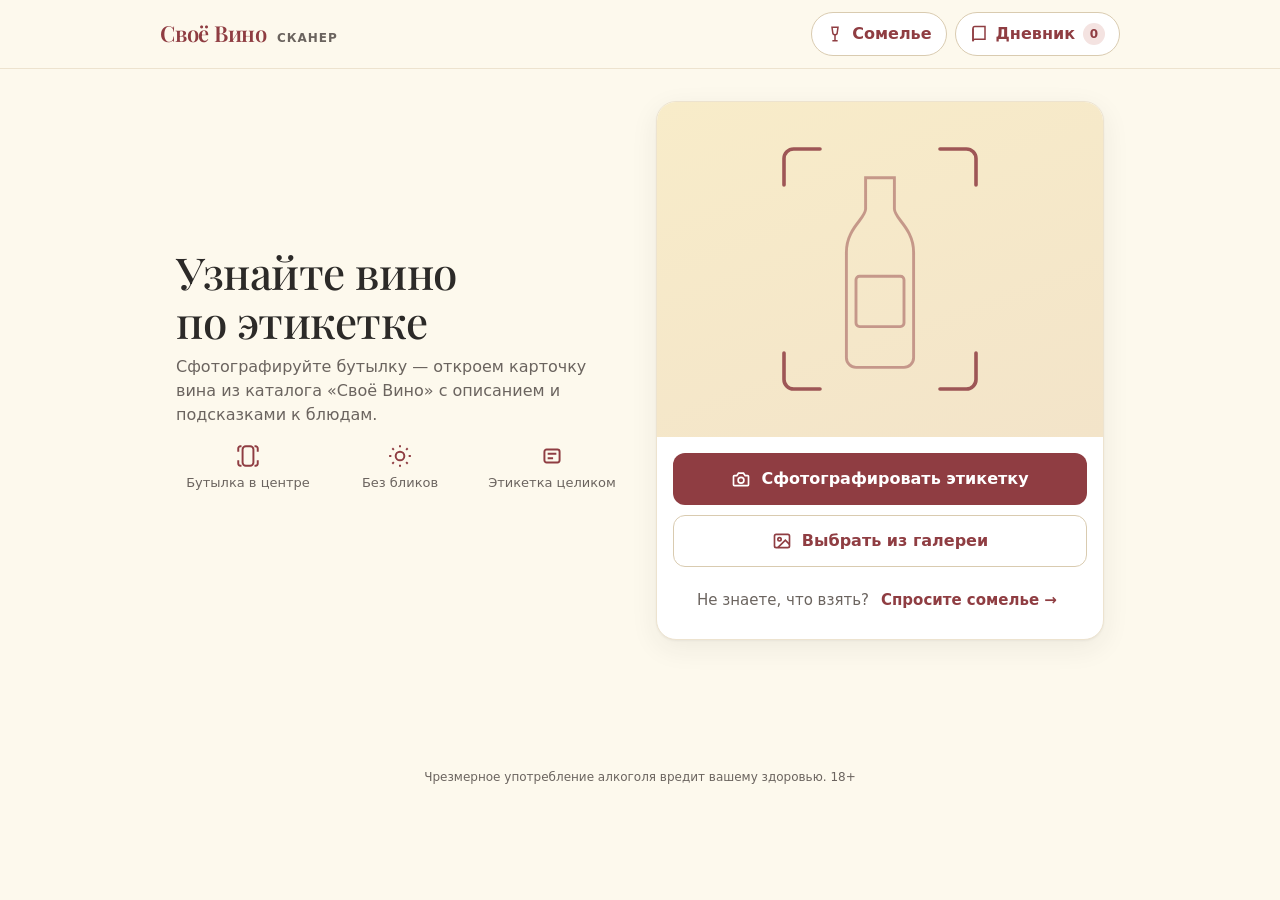
<file: scanner/static/index.html>
<!doctype html>
<html lang="ru">
<head>
  <meta charset="utf-8">
  <meta name="viewport" content="width=device-width, initial-scale=1, viewport-fit=cover">
  <meta name="theme-color" content="#FDF9ED">
  <title>Сканер | Своё Вино</title>
  <link rel="preconnect" href="https://fonts.googleapis.com">
  <link rel="preconnect" href="https://fonts.gstatic.com" crossorigin>
  <link href="https://fonts.googleapis.com/css2?family=Playfair+Display:wght@500;600&display=swap" rel="stylesheet">
  <style>
    /* Palette and type follow vino-svoe.ru: wine #8F3D42, cream #FDF9ED, ink #2C2A28, Playfair Display. */
    :root {
      color-scheme: light;
      --wine: #8F3D42; --wine-dark: #74303A; --wine-soft: #F4E3E1;
      --cream: #FDF9ED; --sand: #F8ECC9; --card: #FFFFFF;
      --ink: #2C2A28; --muted: #6B645F; --line: #EDE3CF; --line-strong: #D9CBB0;
      --ok: #3F6B45; --ok-soft: #E6F0E3; --warn: #8A5A12; --warn-soft: #FBEFD3;
      --radius: 12px; --radius-lg: 20px;
      --shadow: 0 1px 2px rgba(44,42,40,.05), 0 8px 28px rgba(44,42,40,.07);
      --serif: "Playfair Display", Georgia, "Times New Roman", serif;
      --sans: system-ui, -apple-system, "Segoe UI", Roboto, sans-serif;
    }
    * { box-sizing: border-box; }
    html { -webkit-text-size-adjust: 100%; }
    body { margin: 0; background: var(--cream); color: var(--ink); font: 16px/1.5 var(--sans); }
    button, input, textarea { font: inherit; color: inherit; }
    button { cursor: pointer; }
    :focus-visible { outline: 3px solid rgba(143,61,66,.45); outline-offset: 2px; }
    [hidden] { display: none !important; }
    .visually-hidden { position: absolute; width: 1px; height: 1px; overflow: hidden; clip: rect(0 0 0 0); white-space: nowrap; }

    .topbar { position: sticky; top: 0; z-index: 10; display: flex; align-items: center; justify-content: space-between;
      gap: 12px; padding: 12px max(16px, calc((100vw - 960px)/2)); background: rgba(253,249,237,.92);
      backdrop-filter: saturate(1.4) blur(10px); border-bottom: 1px solid var(--line); }
    .brand { display: flex; align-items: baseline; gap: 10px; text-decoration: none; color: var(--ink); background: none; border: 0; padding: 0; }
    .brand-name { font: 600 22px/1 var(--serif); color: var(--wine); letter-spacing: -.01em; }
    .brand-tag { font-size: 12px; font-weight: 600; color: var(--muted); text-transform: uppercase; letter-spacing: .08em; }
    .diary-link { display: inline-flex; align-items: center; gap: 8px; min-height: 44px; padding: 0 14px;
      border: 1px solid var(--line-strong); border-radius: 999px; background: var(--card); font-weight: 600; color: var(--wine); }
    .diary-link[aria-current="page"] { background: var(--wine); border-color: var(--wine); color: #fff; }
    .count { min-width: 22px; height: 22px; padding: 0 6px; border-radius: 999px; background: var(--wine-soft);
      color: var(--wine); font-size: 12px; display: inline-grid; place-items: center; }
    .diary-link[aria-current="page"] .count { background: rgba(255,255,255,.2); color: #fff; }

    main { max-width: 960px; margin: 0 auto; padding: 20px 16px 110px; }
    h1, h2, h3 { font-family: var(--serif); font-weight: 500; letter-spacing: -.01em; margin: 0; color: var(--ink); }
    h1 { font-size: clamp(30px, 7vw, 44px); line-height: 1.1; }
    h2 { font-size: clamp(26px, 5.5vw, 34px); line-height: 1.15; }
    h3 { font-size: 21px; line-height: 1.25; margin-bottom: 10px; }
    p { margin: 0; }
    .lead { color: var(--muted); margin-top: 10px; max-width: 46ch; }
    .card { background: var(--card); border: 1px solid var(--line); border-radius: var(--radius-lg); box-shadow: var(--shadow); }
    .section { padding: 20px; }
    .section + .section { border-top: 1px solid var(--line); }

    .btn { display: inline-flex; align-items: center; justify-content: center; gap: 10px; min-height: 52px; padding: 0 22px;
      border-radius: var(--radius); border: 1px solid transparent; font-weight: 650; text-decoration: none; transition: background .15s, border-color .15s; }
    .btn-primary { background: var(--wine); color: #fff; }
    .btn-primary:hover { background: var(--wine-dark); }
    .btn-secondary { background: var(--card); border-color: var(--line-strong); color: var(--wine); }
    .btn-secondary:hover { border-color: var(--wine); }
    .btn-ghost { background: none; border: 0; color: var(--wine); padding: 0 6px; min-height: 44px; font-weight: 600; }
    .btn svg { flex: none; }

    /* Scan screen */
    .intro { margin: 8px 0 20px; }
    .capture { overflow: hidden; }
    .viewfinder { position: relative; aspect-ratio: 4 / 3; background: linear-gradient(160deg, #F8ECC9 0%, #F3E4C9 100%);
      display: grid; place-items: center; overflow: hidden; }
    .viewfinder svg.frame { width: min(62%, 240px); height: auto; color: var(--wine); opacity: .85; }
    .viewfinder img { position: absolute; inset: 0; width: 100%; height: 100%; object-fit: cover; }
    .scanline { position: absolute; left: 8%; right: 8%; height: 3px; border-radius: 3px; top: 10%;
      background: linear-gradient(90deg, transparent, #fff, transparent); box-shadow: 0 0 18px 4px rgba(255,255,255,.7);
      animation: scan 1.6s ease-in-out infinite alternate; }
    @keyframes scan { to { top: 88%; } }
    .scan-veil { position: absolute; inset: 0; background: rgba(44,42,40,.28); }
    .scan-label { position: absolute; left: 50%; bottom: 16px; transform: translateX(-50%); white-space: nowrap;
      background: rgba(44,42,40,.78); color: #fff; font-size: 14px; font-weight: 600; padding: 8px 14px; border-radius: 999px; }
    .capture-actions { display: grid; gap: 10px; padding: 16px; }
    .capture-actions input { position: absolute; opacity: 0; width: 1px; height: 1px; }
    .tips { list-style: none; display: grid; grid-template-columns: repeat(3, 1fr); gap: 8px; margin: 16px 0 0; padding: 0; }
    .tips li { display: grid; justify-items: center; text-align: center; gap: 6px; font-size: 13px; line-height: 1.3; color: var(--muted); }
    .tips svg { color: var(--wine); }
    .status { margin: 14px 2px 0; color: var(--muted); }
    .status:empty { display: none; }
    .status.error { color: #9B2335; background: #FBE9EA; border-radius: var(--radius); padding: 12px 14px; }

    /* Result */
    .result-head { display: flex; align-items: center; justify-content: space-between; margin: -8px 0 8px; }
    .wine-card { overflow: hidden; }
    .wine-top { display: grid; gap: 0; }
    .bottle { background: #fff; border-bottom: 1px solid var(--line); display: grid; place-items: center; padding: 20px; min-height: 280px; }
    .bottle img { max-width: 100%; max-height: 320px; object-fit: contain; }
    /* The shopper's own photo next to the catalogue bottle, to compare labels at a glance. */
    .bottle { position: relative; }
    .your-photo { position: absolute; left: 12px; bottom: 12px; width: 96px; margin: 0; padding: 4px 4px 2px; background: #fff;
      border: 1px solid var(--line); border-radius: 10px; box-shadow: var(--shadow); cursor: zoom-in; transition: width .2s; }
    .your-photo img { display: block; width: 100%; height: 96px; max-height: none; object-fit: cover; border-radius: 7px; }
    .your-photo.big { width: calc(100% - 24px); cursor: zoom-out; z-index: 2; }
    .your-photo.big img { height: auto; max-height: 360px; object-fit: contain; }
    .your-photo figcaption { font-size: 11px; color: var(--muted); text-align: center; padding: 3px 0 1px; }
    .wine-info { padding: 20px; }
    .match { display: inline-flex; align-items: center; gap: 8px; font-size: 14px; font-weight: 650; padding: 6px 12px; border-radius: 999px;
      background: var(--ok-soft); color: var(--ok); margin-bottom: 12px; }
    .match.unsure { background: var(--warn-soft); color: var(--warn); }
    .match .dot { width: 8px; height: 8px; border-radius: 50%; background: currentColor; }
    .winery { color: var(--muted); font-weight: 600; margin-top: 6px; }
    .facts { display: grid; grid-template-columns: 1fr 1fr; gap: 1px; background: var(--line); border: 1px solid var(--line);
      border-radius: var(--radius); overflow: hidden; margin: 18px 0; }
    .fact { background: var(--card); padding: 12px 14px; }
    .fact.wide { grid-column: 1 / -1; }
    .fact small { display: block; color: var(--muted); font-size: 13px; margin-bottom: 2px; }
    .fact strong { font-weight: 600; }
    .description p + p { margin-top: 10px; }
    .description .label { font-weight: 650; }
    .more { margin-top: 6px; }
    .notice svg { flex: none; margin-top: 1px; }
    .notice { display: flex; gap: 10px; align-items: flex-start; background: var(--warn-soft); color: #5E3E0E;
      border-radius: var(--radius); padding: 12px 14px; margin: 0 0 14px; font-size: 15px; }

    .alts { display: grid; grid-auto-flow: column; grid-auto-columns: 148px; gap: 10px; overflow-x: auto;
      scroll-snap-type: x mandatory; padding: 2px 2px 8px; margin: 0 -2px; }
    .alt { scroll-snap-align: start; display: grid; grid-template-rows: 120px auto; text-align: left; background: var(--card);
      border: 1px solid var(--line); border-radius: var(--radius); padding: 0; overflow: hidden; }
    .alt[aria-pressed="true"] { border-color: var(--wine); box-shadow: 0 0 0 2px var(--wine) inset; }
    .alt .thumb { background: #fff; border-bottom: 1px solid var(--line); display: grid; place-items: center; }
    .alt img { max-height: 108px; max-width: 90%; object-fit: contain; }
    .alt .meta { padding: 8px 10px 10px; font-size: 13px; line-height: 1.3; }
    .alt .meta strong { display: block; font-size: 14px; margin-bottom: 2px; }
    .alt .meta span { color: var(--muted); }
    /* When the scanner is unsure, the shopper photo sits right above the alternatives. */
    .compare { display: grid; grid-template-columns: minmax(0, 260px) 1fr; gap: 16px; align-items: center; margin: 0 0 14px;
      background: var(--cream); border: 1px solid var(--line); border-radius: var(--radius); padding: 10px; }
    .compare img { width: 100%; max-height: 300px; object-fit: contain; border-radius: 10px; background: #fff; }
    .compare strong { display: block; font-size: 15px; margin-bottom: 4px; }
    .compare span { color: var(--muted); font-size: 14px; }
    @media (max-width: 560px) { .compare { grid-template-columns: 1fr; } .compare img { max-height: 260px; } }

    .pairings { display: grid; gap: 8px; margin: 12px 0 16px; }
    .pairing { display: grid; grid-template-columns: 36px 1fr; gap: 10px; align-items: start; background: var(--cream);
      border-radius: var(--radius); padding: 12px; }
    .pairing .icon { width: 36px; height: 36px; border-radius: 50%; background: var(--wine-soft); color: var(--wine);
      display: grid; place-items: center; font-weight: 700; }
    .pairing strong { display: block; }
    .pairing span { color: var(--muted); font-size: 14px; }
    .chips { display: flex; flex-wrap: wrap; gap: 8px; margin-top: 8px; }
    .chip { min-height: 40px; padding: 0 14px; border-radius: 999px; border: 1px solid var(--line-strong); background: var(--card);
      color: var(--ink); font-size: 15px; }
    .chip[aria-pressed="true"] { background: var(--wine); border-color: var(--wine); color: #fff; }
    .answer { margin-top: 12px; border-left: 3px solid var(--wine); background: var(--cream); border-radius: 0 var(--radius) var(--radius) 0;
      padding: 12px 14px; }
    .answer strong { color: var(--wine); }
    .muted { color: var(--muted); }

    .stars { display: flex; gap: 4px; margin: 6px 0 12px; }
    .star { width: 44px; height: 44px; border: 0; background: none; padding: 6px; color: var(--line-strong); }
    .star[aria-checked="true"], .star.on { color: #C9962B; }
    textarea { width: 100%; min-height: 84px; border: 1px solid var(--line-strong); border-radius: var(--radius);
      padding: 12px; resize: vertical; background: var(--card); }
    .save-row { display: flex; align-items: center; gap: 12px; margin-top: 12px; flex-wrap: wrap; }
    .saved-ok { color: var(--ok); font-weight: 600; }

    .dock { position: fixed; left: 0; right: 0; bottom: 0; z-index: 9; padding: 12px 16px calc(12px + env(safe-area-inset-bottom));
      background: linear-gradient(180deg, rgba(253,249,237,0) 0%, var(--cream) 30%); }
    .dock .btn { width: 100%; max-width: 560px; margin: 0 auto; display: flex; box-shadow: var(--shadow); }

    /* Diary */
    .diary-list { display: grid; gap: 12px; margin-top: 18px; }
    .entry { display: grid; grid-template-columns: 76px 1fr; gap: 14px; padding: 14px; }
    .entry .thumb { background: #fff; border: 1px solid var(--line); border-radius: 10px; display: grid; place-items: center; height: 104px; }
    .entry img { max-height: 96px; max-width: 90%; object-fit: contain; }
    .entry .thumb.mine { overflow: hidden; }
    .entry .thumb.mine img { width: 100%; height: 100%; max-width: none; max-height: none; object-fit: cover; }
    .entry h3 { font-size: 18px; margin: 0; }
    .entry .note { margin: 6px 0; white-space: pre-wrap; }
    .entry .row { display: flex; gap: 4px; flex-wrap: wrap; align-items: center; margin-top: 6px; }
    .entry .mini-stars { color: #C9962B; letter-spacing: 1px; }
    .empty { text-align: center; padding: 36px 20px; }
    .empty p { color: var(--muted); margin: 8px auto 18px; max-width: 32ch; }

    .nav { display: flex; gap: 8px; }
    .analogs { grid-auto-columns: 172px; }
    .alt .why { display: block; margin-top: 6px; color: var(--ok); font-size: 12px; line-height: 1.35; }
    .ask-somm { margin: 2px 0 0; display: flex; flex-wrap: wrap; align-items: center; justify-content: center; gap: 0 6px; color: var(--muted); font-size: 15px; }
    .somm-cta { margin-top: 16px; width: 100%; }
    .chat { display: grid; gap: 10px; margin-top: 18px; }
    .bubble { max-width: 88%; padding: 12px 14px; border-radius: 18px 18px 18px 6px; background: var(--card);
      border: 1px solid var(--line); box-shadow: var(--shadow); }
    .bubble.me { justify-self: end; background: var(--wine); color: #fff; border: 0; border-radius: 18px 18px 6px 18px; box-shadow: none; }
    #answers { margin: 14px 0 4px; }
    .picks { display: grid; gap: 12px; margin-top: 14px; }
    .pick { display: grid; grid-template-columns: 84px 1fr; gap: 14px; padding: 14px; text-align: left; color: var(--ink); width: 100%; }
    .pick .thumb { background: #fff; border: 1px solid var(--line); border-radius: 10px; display: grid; place-items: center; height: 116px; }
    .pick img { max-height: 106px; max-width: 90%; object-fit: contain; }
    .pick h3 { font-size: 18px; margin: 0 0 2px; }
    .tags { display: flex; flex-wrap: wrap; gap: 6px; margin-top: 8px; }
    .tag { font-size: 12px; line-height: 1.3; background: var(--ok-soft); color: var(--ok); border-radius: 999px; padding: 4px 10px; }
    @media (max-width: 420px) { .brand-tag, .nav-label { display: none; } .diary-link { padding: 0 12px; } }
    footer { text-align: center; font-size: 12px; color: var(--muted); padding: 18px 16px 90px; }

    @media (min-width: 760px) {
      main { padding-top: 32px; }
      .scan-layout { display: grid; grid-template-columns: 1fr 1fr; gap: 32px; align-items: center; }
      .intro { margin: 0; }
      .wine-top { grid-template-columns: 300px 1fr; }
      .bottle { min-height: 100%; }
      .dock { display: none; }
      footer { padding-bottom: 24px; }
    }
    @media (prefers-reduced-motion: reduce) { .scanline { animation: none; top: 50%; } * { transition: none !important; } }
  </style>
</head>
<body>
  <header class="topbar">
    <button class="brand" id="home-link" type="button" aria-label="Своё Вино — на главную сканера">
      <span class="brand-name">Своё Вино</span><span class="brand-tag">Сканер</span>
    </button>
    <nav class="nav" aria-label="Разделы">
      <button class="diary-link" id="somm-tab" type="button" aria-controls="somm-section">
        <svg width="18" height="18" viewBox="0 0 24 24" fill="none" stroke="currentColor" stroke-width="2" aria-hidden="true"><path d="M8 3h8l-1 7a3 3 0 0 1-6 0z"/><path d="M12 13v7M8.5 21h7"/></svg>
        Сомелье
      </button>
      <button class="diary-link" id="diary-tab" type="button" aria-controls="diary-section" aria-label="Дневник">
        <svg width="18" height="18" viewBox="0 0 24 24" fill="none" stroke="currentColor" stroke-width="2" aria-hidden="true"><path d="M4 4.5A2.5 2.5 0 0 1 6.5 2H20v17H6.5A2.5 2.5 0 0 0 4 21.5z"/><path d="M4 21.5V4.5"/></svg>
        <span class="nav-label">Дневник</span> <span class="count" id="diary-count">0</span>
      </button>
    </nav>
  </header>

  <main>
    <section id="scan-section" aria-label="Сканер">
      <div id="uploader" class="scan-layout">
        <div class="intro">
          <h1>Узнайте вино по&nbsp;этикетке</h1>
          <p class="lead">Сфотографируйте бутылку — откроем карточку вина из каталога «Своё Вино» с описанием и подсказками к блюдам.</p>
          <ul class="tips" aria-label="Как снять">
            <li><svg width="26" height="26" viewBox="0 0 24 24" fill="none" stroke="currentColor" stroke-width="1.8" aria-hidden="true"><rect x="7" y="3" width="10" height="18" rx="3"/><path d="M3 8V5a2 2 0 0 1 2-2h1M21 8V5a2 2 0 0 0-2-2h-1M3 16v3a2 2 0 0 0 2 2h1M21 16v3a2 2 0 0 1-2 2h-1"/></svg>Бутылка в&nbsp;центре</li>
            <li><svg width="26" height="26" viewBox="0 0 24 24" fill="none" stroke="currentColor" stroke-width="1.8" aria-hidden="true"><circle cx="12" cy="12" r="4"/><path d="M12 2v2M12 20v2M4.9 4.9l1.4 1.4M17.7 17.7l1.4 1.4M2 12h2M20 12h2M4.9 19.1l1.4-1.4M17.7 6.3l1.4-1.4"/></svg>Без бликов</li>
            <li><svg width="26" height="26" viewBox="0 0 24 24" fill="none" stroke="currentColor" stroke-width="1.8" aria-hidden="true"><rect x="5" y="6" width="14" height="12" rx="2"/><path d="M8 10h8M8 14h5"/></svg>Этикетка целиком</li>
          </ul>
        </div>
        <form id="scan-form" class="card capture">
          <div class="viewfinder" id="viewfinder">
            <svg class="frame" id="frame-art" viewBox="0 0 200 240" fill="none" stroke="currentColor" stroke-width="3" aria-hidden="true">
              <path d="M20 50V28a8 8 0 0 1 8-8h22M150 20h22a8 8 0 0 1 8 8v22M180 190v22a8 8 0 0 1-8 8h-22M50 220H28a8 8 0 0 1-8-8v-22" stroke-linecap="round"/>
              <path d="M88 44h24v26c0 8 16 16 16 36v88a8 8 0 0 1-8 8H80a8 8 0 0 1-8-8v-88c0-20 16-28 16-36z" stroke-width="2.4" opacity=".55"/>
              <rect x="80" y="126" width="40" height="42" rx="3" stroke-width="2.4" opacity=".55"/>
            </svg>
            <img id="preview" alt="Выбранное фото" hidden>
            <div id="scanning" hidden><div class="scan-veil"></div><div class="scanline"></div><div class="scan-label">Сверяем с каталогом…</div></div>
          </div>
          <div class="capture-actions">
            <label class="btn btn-primary" for="camera-input">
              <svg width="20" height="20" viewBox="0 0 24 24" fill="none" stroke="currentColor" stroke-width="2" aria-hidden="true"><path d="M4 8h3l2-3h6l2 3h3a1 1 0 0 1 1 1v10a1 1 0 0 1-1 1H4a1 1 0 0 1-1-1V9a1 1 0 0 1 1-1z"/><circle cx="12" cy="13.5" r="3.5"/></svg>
              Сфотографировать этикетку
            </label>
            <input id="camera-input" type="file" accept="image/*" capture="environment">
            <label class="btn btn-secondary" for="image-input">
              <svg width="20" height="20" viewBox="0 0 24 24" fill="none" stroke="currentColor" stroke-width="2" aria-hidden="true"><rect x="3" y="4" width="18" height="16" rx="2"/><circle cx="9" cy="10" r="2"/><path d="m21 16-5-5-9 9"/></svg>
              Выбрать из галереи
            </label>
            <input id="image-input" name="image" type="file" accept="image/*">
            <p class="ask-somm">Не знаете, что взять? <button id="somm-intro" class="btn-ghost" type="button">Спросите сомелье →</button></p>
          </div>
        </form>
      </div>
      <p id="status" class="status" role="status" aria-live="polite"></p>

      <article id="result" hidden aria-labelledby="wine-name">
        <div class="result-head">
          <button id="rescan-top" class="btn-ghost" type="button">← Новое фото</button>
        </div>
        <div class="card wine-card">
          <div class="wine-top">
            <div class="bottle"><img id="wine-image" alt="">
              <figure id="your-photo" class="your-photo" role="button" tabindex="0" title="Нажмите, чтобы увеличить" hidden>
                <img id="your-photo-img" alt="Ваше фото этикетки"><figcaption>Ваше фото</figcaption>
              </figure></div>
            <div class="wine-info">
              <div id="match" class="match"><span class="dot" aria-hidden="true"></span><span id="match-text"></span></div>
              <h2 id="wine-name"></h2>
              <p id="wine-winery" class="winery"></p>
              <div class="facts" id="wine-facts"></div>
              <div id="wine-description" class="description"></div>
            </div>
          </div>

          <section class="section" id="alts-section" aria-labelledby="alts-title" hidden>
            <div id="unsure-note" class="notice" hidden>
              <svg width="20" height="20" viewBox="0 0 24 24" fill="none" stroke="currentColor" stroke-width="2" aria-hidden="true"><circle cx="12" cy="12" r="9"/><path d="M12 8v5M12 16.5v.5"/></svg>
              <span>Этикетки этой серии очень похожи. Если на бутылке другое название или сладость — выберите своё вино ниже.</span>
            </div>
            <h3 id="alts-title">Не то вино?</h3>
            <figure id="compare" class="compare" hidden>
              <img id="compare-img" alt="Ваше фото этикетки">
              <figcaption><strong>Ваше фото</strong><span>Сравните этикетку с вариантами ниже: название, сорт и сладость.</span></figcaption>
            </figure>
            <div id="alts" class="alts"></div>
          </section>

          <section class="section" id="analog-section" aria-labelledby="analog-title" hidden>
            <h3 id="analog-title">Похожие вина других виноделен</h3>
            <p class="muted" id="analog-lead">Тот же стиль — чтобы сравнить или найти замену на полке.</p>
            <div id="analogs" class="alts analogs"></div>
          </section>

          <section class="section" aria-labelledby="pairing-title">
            <h3 id="pairing-title">С чем подать</h3>
            <div id="pairing-suggestions" class="pairings"></div>
            <p class="muted" id="dish-label">Что у вас к ужину?</p>
            <div class="chips" id="dish-chips" role="group" aria-labelledby="dish-label"></div>
            <p id="pairing-answer" class="answer" role="status" aria-live="polite" hidden></p>
            <button id="somm-from-wine" class="btn btn-secondary somm-cta" type="button">Подобрать к ужину вино в похожем стиле</button>
          </section>

          <section class="section" aria-labelledby="diary-form-title">
            <h3 id="diary-form-title">Моя оценка</h3>
            <div class="stars" id="stars" role="radiogroup" aria-label="Оценка от 1 до 5"></div>
            <label class="visually-hidden" for="diary-note">Заметка о вине</label>
            <textarea id="diary-note" maxlength="500" placeholder="Что запомнилось? Например: взять ещё к шашлыку"></textarea>
            <div class="save-row">
              <button id="save" class="btn btn-primary" type="button">Сохранить в дневник</button>
              <span id="save-status" role="status" aria-live="polite"></span>
            </div>
          </section>
        </div>
      </article>
    </section>

    <section id="somm-section" aria-labelledby="somm-title" hidden>
      <h1 id="somm-title">Цифровой сомелье</h1>
      <p class="lead">Три вопроса — и подборка вин из каталога «Своё Вино» с объяснением, почему они подходят.</p>
      <div class="chat" id="chat" aria-live="polite"></div>
      <div class="chips" id="answers" role="group" aria-label="Варианты ответа"></div>
      <div class="picks" id="picks"></div>
      <div class="save-row" id="somm-actions" hidden>
        <button id="somm-more" class="btn btn-secondary" type="button">Ещё варианты</button>
        <button id="somm-restart" class="btn-ghost" type="button">Начать заново</button>
      </div>
    </section>

    <section id="diary-section" aria-labelledby="diary-title" hidden>
      <h1 id="diary-title">Мой винный дневник</h1>
      <p class="lead">Вина, которые вы отсканировали и сохранили. Хранятся только в этом браузере.</p>
      <div id="saved-list" class="diary-list"></div>
    </section>
  </main>

  <div class="dock" id="dock" hidden>
    <button id="rescan" class="btn btn-primary" type="button">
      <svg width="20" height="20" viewBox="0 0 24 24" fill="none" stroke="currentColor" stroke-width="2" aria-hidden="true"><path d="M4 8h3l2-3h6l2 3h3a1 1 0 0 1 1 1v10a1 1 0 0 1-1 1H4a1 1 0 0 1-1-1V9a1 1 0 0 1 1-1z"/><circle cx="12" cy="13.5" r="3.5"/></svg>
      Сканировать другое вино
    </button>
  </div>

  <footer>Чрезмерное употребление алкоголя вредит вашему здоровью. 18+</footer>

  <script>
    const $ = id => document.getElementById(id);
    const diaryKey = 'svoe-vino-diary-v1';
    const DISHES = [['fish', 'Рыба'], ['seafood', 'Морепродукты'], ['poultry', 'Птица'], ['red_meat', 'Красное мясо'],
      ['vegetables', 'Овощи'], ['cheese', 'Сыр'], ['dessert', 'Десерт'], ['spicy', 'Острое']];
    let current = null, recognized = null, rating = 0, previewUrl = null, lastVerdict = null;
    // compareMode: the scan was not confident, so the shopper photo is shown large next to the alternatives.
    let scanFile = null, compareMode = false, photoFromScan = false;
    const cardCache = new Map();
    const thumb = slug => `/v1/wines/${encodeURIComponent(slug)}/thumbnail`;

    function el(tag, props = {}, ...children) {
      const node = Object.assign(document.createElement(tag), props);
      node.append(...children.filter(child => child !== null && child !== undefined));
      return node;
    }
    function setStatus(message, error = false) {
      $('status').textContent = message; $('status').classList.toggle('error', error && !!message);
    }
    function saved() { try { return JSON.parse(localStorage.getItem(diaryKey) || '{}'); } catch (_) { return {}; } }
    function updateCount() { $('diary-count').textContent = Object.keys(saved()).length; }

    function showScreen(which) {
      for (const [name, id] of [['scan', 'scan-section'], ['diary', 'diary-section'], ['somm', 'somm-section']]) $(id).hidden = name !== which;
      for (const [name, id] of [['diary', 'diary-tab'], ['somm', 'somm-tab']]) {
        if (name === which) $(id).setAttribute('aria-current', 'page'); else $(id).removeAttribute('aria-current');
      }
      $('dock').hidden = which !== 'scan' || $('result').hidden;
      if (which === 'diary') renderDiary();
      window.scrollTo({ top: 0 });
    }
    function resetScan() {
      $('result').hidden = true; $('uploader').hidden = false; $('dock').hidden = true;
      $('preview').hidden = true; $('frame-art').hidden = false; $('scanning').hidden = true;
      $('camera-input').value = ''; $('image-input').value = ''; setStatus('');
      showScreen('scan');
    }

    async function getCard(slug) {
      if (cardCache.has(slug)) return cardCache.get(slug);
      const response = await fetch(`/v1/wines/${encodeURIComponent(slug)}`);
      if (!response.ok) throw new Error('card');
      const card = await response.json(); cardCache.set(slug, card); return card;
    }

    function renderFacts(card) {
      const facts = $('wine-facts'); facts.replaceChildren();
      const add = (label, value, wide = false) => value && facts.append(
        el('div', { className: 'fact' + (wide ? ' wide' : '') }, el('small', { textContent: label }), el('strong', { textContent: value })));
      add('Регион', card.region);
      add('Категория и сладость', [card.category, card.sweetness].filter(Boolean).join(', '));
      add('Цвет', card.color);
      add('Сорта винограда', card.grape, true);
      // Keep the two-column grid without an empty cell.
      const narrow = [...facts.querySelectorAll('.fact:not(.wide)')];
      if (narrow.length % 2) narrow.at(-1).classList.add('wide');
    }
    function renderDescription(text) {
      const box = $('wine-description'); box.replaceChildren();
      if (!text) { box.append(el('p', { className: 'muted', textContent: 'Описание пока не добавлено.' })); return; }
      // Descriptions often end with "Сочетания: …"; show it as its own paragraph.
      const [main, pairs] = text.split(/\s*Сочетания?:\s*/);
      const body = el('p', { textContent: main.trim() });
      box.append(body);
      if (pairs) box.append(el('p', {}, el('span', { className: 'label', textContent: 'Сочетания: ' }), pairs.trim()));
      if (main.length > 320) {
        body.textContent = main.slice(0, 300).replace(/\s+\S*$/, '') + '…';
        const more = el('button', { type: 'button', className: 'btn-ghost more', textContent: 'Читать полностью' });
        more.addEventListener('click', () => { body.textContent = main.trim(); more.remove(); });
        box.insertBefore(more, body.nextSibling);
      }
    }
    const SOURCE_LABELS = { alt: 'Выбрано вами', analog: 'Похожее вино другой винодельни', sommelier: 'Совет сомелье', diary: 'Из вашего дневника' };
    function renderMatch(probability, source) {
      const box = $('match');
      if (source !== 'scan') { box.className = 'match'; $('match-text').textContent = SOURCE_LABELS[source]; return; }
      const unsure = probability < 0.7;
      box.className = 'match' + (unsure ? ' unsure' : '');
      $('match-text').textContent = unsure ? `Похоже на это вино · ${Math.round(probability * 100)}%`
                                           : `Найдено в каталоге · совпадение ${Math.round(probability * 100)}%`;
    }

    function showWine(card, probability = null, source = 'scan') {
      current = card;
      if (source !== 'scan' && source !== 'alt') $('alts-section').hidden = true;
      $('uploader').hidden = true; $('result').hidden = false; $('dock').hidden = false; setStatus('');
      $('wine-name').textContent = card.name; $('wine-winery').textContent = card.winery;
      const image = $('wine-image'); image.alt = `Бутылка: ${card.name}`;
      image.src = thumb(card.slug);
      const fromScan = (source === 'scan' || source === 'alt') && Boolean(previewUrl);
      const photo = fromScan ? previewUrl : source === 'diary' ? saved()[card.slug]?.photo || null : null;
      photoFromScan = fromScan;
      const mine = $('your-photo'); mine.classList.remove('big');
      mine.hidden = !photo || (fromScan && compareMode);
      if (!mine.hidden) $('your-photo-img').src = photo;
      renderMatch(probability ?? 1, source === 'scan' && recognized && card.slug !== recognized.slug ? 'alt' : source);
      renderFacts(card); renderDescription(card.description);
      document.querySelectorAll('.alt').forEach(button => button.setAttribute('aria-pressed', String(button.dataset.slug === card.slug)));
      $('pairing-answer').hidden = true; renderDishes(); loadPairings(card.slug); loadAnalogues(card.slug);
      const entry = saved()[card.slug];
      rating = entry?.rating || 0; renderStars();
      $('diary-note').value = entry?.note || ''; $('save-status').textContent = entry ? 'Уже в дневнике' : '';
      $('save-status').className = entry ? 'saved-ok' : '';
      window.scrollTo({ top: 0, behavior: 'smooth' });
    }

    async function renderAlternatives(prediction) {
      const list = $('alts'); list.replaceChildren();
      const others = (prediction.top5 || []).filter(item => item.slug !== prediction.slug).slice(0, 4);
      $('alts-section').hidden = !others.length;
      $('unsure-note').hidden = prediction.verdict !== 'check_alternatives';
      $('compare').hidden = !(compareMode && previewUrl);
      if (compareMode && previewUrl) $('compare-img').src = previewUrl;
      const all = [{ slug: prediction.slug, probability: prediction.confidence, card: prediction.card }, ...others];
      for (const item of all) {
        const button = el('button', { type: 'button', className: 'alt' });
        button.dataset.slug = item.slug; button.setAttribute('aria-pressed', String(item.slug === prediction.slug));
        const img = el('img', { src: thumb(item.slug), alt: '', loading: 'lazy' });
        const title = el('strong', { textContent: '…' }); const meta = el('span', { textContent: `${Math.round((item.probability || 0) * 100)}%` });
        button.append(el('div', { className: 'thumb' }, img), el('div', { className: 'meta' }, title, meta));
        list.append(button);
        try {
          const card = item.card || await getCard(item.slug);
          title.textContent = card.name;
          meta.textContent = [card.sweetness || card.category, `${Math.round((item.probability || 0) * 100)}%`].filter(Boolean).join(' · ');
          button.setAttribute('aria-label', `${card.name}, ${card.winery}`);
          button.addEventListener('click', () => showWine(card, item.probability, 'alt'));
        } catch (_) { button.remove(); }
      }
    }

    async function loadAnalogues(slug) {
      const list = $('analogs'); list.replaceChildren(); $('analog-section').hidden = true;
      const unsure = recognized && recognized.slug === slug && lastVerdict === 'check_alternatives';
      $('analog-title').textContent = unsure ? 'Если вашего вина нет в каталоге — похожие по стилю' : 'Похожие вина других виноделен';
      try {
        const response = await fetch(`/v1/wines/${encodeURIComponent(slug)}/analogues?limit=4`);
        if (!response.ok) return;
        const data = await response.json();
        if (!current || current.slug !== slug || !data.analogues.length) return;
        for (const item of data.analogues) {
          const button = el('button', { type: 'button', className: 'alt', ariaLabel: `${item.card.name}, ${item.card.winery}` });
          button.append(el('div', { className: 'thumb' }, el('img', { src: thumb(item.slug), alt: '', loading: 'lazy' })),
            el('div', { className: 'meta' }, el('strong', { textContent: item.card.name }), el('span', { textContent: item.card.winery }),
              ...item.reasons.slice(0, 2).map(reason => el('span', { className: 'why', textContent: reason }))));
          button.addEventListener('click', () => { cardCache.set(item.slug, item.card); showWine(item.card, null, 'analog'); });
          list.append(button);
        }
        $('analog-section').hidden = false;
      } catch (_) { /* Analogues are optional; the recognized wine stays visible. */ }
    }

    const QUESTIONS = [
      { key: 'dish', text: 'К чему выбираем вино?', options: [...DISHES, [null, 'Без еды']] },
      { key: 'color', text: 'Какое вино вам ближе?', options: [['red', 'Красное'], ['white', 'Белое'], ['rose', 'Розовое'], ['sparkling', 'Игристое'], [null, 'Не важно']] },
      { key: 'sweetness', text: 'А по сладости?', options: [['dry', 'Сухое'], ['semi', 'Полусухое или полусладкое'], ['sweet', 'Сладкое'], [null, 'Не важно']] },
    ];
    const somm = { answers: {}, like: null, offset: 0 };
    function bubble(text, me = false) { $('chat').append(el('div', { className: 'bubble' + (me ? ' me' : ''), textContent: text })); }
    function startSommelier(likeCard = null) {
      Object.assign(somm, { answers: {}, like: likeCard ? likeCard.slug : null, offset: 0 });
      $('chat').replaceChildren(); $('picks').replaceChildren(); $('somm-actions').hidden = true;
      showScreen('somm');
      bubble(likeCard ? `Подберу вино в стиле «${likeCard.name}». Три коротких вопроса.` : 'Здравствуйте! Подберу вино из каталога за три вопроса.');
      ask(0);
    }
    function ask(index) {
      const question = QUESTIONS[index]; bubble(question.text);
      const answers = $('answers'); answers.replaceChildren();
      for (const [value, label] of question.options) {
        const chip = el('button', { type: 'button', className: 'chip', textContent: label });
        chip.addEventListener('click', () => {
          answers.replaceChildren(); bubble(label, true); somm.answers[question.key] = value;
          if (index + 1 < QUESTIONS.length) ask(index + 1); else { somm.offset = 0; fetchPicks(true); }
        });
        answers.append(chip);
      }
      if (index) answers.scrollIntoView({ behavior: 'smooth', block: 'nearest' });
    }
    async function fetchPicks(first) {
      const params = new URLSearchParams({ offset: somm.offset });
      for (const [key, value] of Object.entries(somm.answers)) if (value) params.set(key, value);
      if (somm.like) params.set('like', somm.like);
      try {
        const response = await fetch(`/v1/sommelier?${params}`);
        if (!response.ok) throw new Error();
        const data = await response.json();
        if (first && data.note) bubble(data.note);
        if (first) bubble(data.total ? `Нашёл ${data.total} ${plural(data.total, 'вино', 'вина', 'вин')} разных виноделен. Вот лучшие:` :
                                      'Под такие ответы в каталоге ничего не нашлось. Попробуйте ответить «Не важно» на один из вопросов.');
        const list = $('picks'); list.replaceChildren();
        for (const item of data.picks) {
          const button = el('button', { type: 'button', className: 'card pick' });
          button.append(el('div', { className: 'thumb' }, el('img', { src: thumb(item.slug), alt: '', loading: 'lazy' })),
            el('div', {}, el('h3', { textContent: item.card.name }),
              el('p', { className: 'muted', textContent: [item.card.winery, item.card.category, item.card.region].filter(Boolean).join(' · ') }),
              el('div', { className: 'tags' }, ...item.reasons.map(reason => el('span', { className: 'tag', textContent: reason })))));
          button.addEventListener('click', () => { cardCache.set(item.slug, item.card); showScreen('scan'); showWine(item.card, null, 'sommelier'); });
          list.append(button);
        }
        $('somm-actions').hidden = !data.total;
        $('somm-more').hidden = somm.offset + data.picks.length >= data.total;
        if (!first) list.scrollIntoView({ behavior: 'smooth', block: 'start' });
      } catch (_) { bubble('Не удалось получить подборку. Попробуйте ещё раз.'); }
    }
    function plural(n, one, few, many) {
      const mod10 = n % 10, mod100 = n % 100;
      return mod10 === 1 && mod100 !== 11 ? one : mod10 >= 2 && mod10 <= 4 && (mod100 < 12 || mod100 > 14) ? few : many;
    }

    function renderDishes() {
      const chips = $('dish-chips'); chips.replaceChildren();
      for (const [value, label] of DISHES) {
        const chip = el('button', { type: 'button', className: 'chip', textContent: label });
        chip.setAttribute('aria-pressed', 'false');
        chip.addEventListener('click', () => {
          chips.querySelectorAll('.chip').forEach(other => other.setAttribute('aria-pressed', String(other === chip)));
          loadPairings(current.slug, value);
        });
        chips.append(chip);
      }
    }
    async function loadPairings(slug, dish = null) {
      try {
        const params = dish ? `?dish=${encodeURIComponent(dish)}` : '';
        const response = await fetch(`/v1/wines/${encodeURIComponent(slug)}/pairings${params}`);
        if (!response.ok) throw new Error('Не удалось получить подсказку.');
        const data = await response.json();
        if (!current || current.slug !== slug) return;
        if (dish) {
          const answer = data.selected, box = $('pairing-answer');
          box.replaceChildren(el('strong', { textContent: `${answer.label}: ${answer.fit}. ` }), answer.reason);
          box.hidden = false; return;
        }
        const list = $('pairing-suggestions'); list.replaceChildren();
        for (const suggestion of data.suggestions) {
          list.append(el('div', { className: 'pairing' },
            el('span', { className: 'icon', textContent: suggestion.label.slice(0, 1), ariaHidden: 'true' }),
            el('div', {}, el('strong', { textContent: suggestion.label }), el('span', { textContent: suggestion.reason }))));
        }
      } catch (error) {
        if (!current || current.slug !== slug) return;
        $('pairing-answer').textContent = error.message || 'Не удалось получить подсказку.'; $('pairing-answer').hidden = false;
      }
    }

    function renderStars() {
      const box = $('stars'); box.replaceChildren();
      for (let value = 1; value <= 5; value++) {
        const star = el('button', { type: 'button', className: 'star' + (value <= rating ? ' on' : '') });
        star.setAttribute('role', 'radio'); star.setAttribute('aria-checked', String(value === rating));
        star.setAttribute('aria-label', `${value} из 5`);
        star.innerHTML = '<svg viewBox="0 0 24 24" width="32" height="32" fill="currentColor" aria-hidden="true"><path d="m12 2.8 2.8 5.9 6.4.8-4.7 4.4 1.2 6.4L12 17.2 6.3 20.3l1.2-6.4L2.8 9.5l6.4-.8z"/></svg>';
        star.addEventListener('click', () => { rating = value; renderStars(); });
        box.append(star);
      }
    }

    async function scan(file) {
      if (!file) return;
      if (previewUrl) URL.revokeObjectURL(previewUrl);
      previewUrl = URL.createObjectURL(file); scanFile = file; compareMode = false;
      $('preview').src = previewUrl; $('preview').hidden = false; $('frame-art').hidden = true; $('scanning').hidden = false;
      setStatus('');
      try {
        const body = new FormData(); body.append('image', file);
        const response = await fetch('/v1/predict', { method: 'POST', body });
        if (!response.ok) throw new Error(response.status === 413 ? 'Фото больше 16 МБ. Попробуйте другое.' : 'Не удалось распознать фото. Попробуйте снять ещё раз.');
        const prediction = await response.json();
        recognized = prediction.card; lastVerdict = prediction.verdict; cardCache.set(prediction.slug, prediction.card);
        compareMode = (prediction.confidence ?? 0) < 0.9;
        showWine(prediction.card, prediction.confidence);
        renderAlternatives(prediction);
      } catch (error) {
        setStatus(error.message || 'Ошибка поиска. Попробуйте другое фото.', true);
      } finally { $('scanning').hidden = true; }
    }
    $('camera-input').addEventListener('change', event => scan(event.target.files[0]));
    $('image-input').addEventListener('change', event => scan(event.target.files[0]));
    $('scan-form').addEventListener('submit', event => { event.preventDefault(); scan($('image-input').files[0]); });

    async function photoThumb(file, side = 480) {
      // A small JPEG copy for the diary: localStorage is limited, the original photo can be several megabytes.
      try {
        const bitmap = await createImageBitmap(file);
        const k = Math.min(1, side / Math.max(bitmap.width, bitmap.height));
        const canvas = el('canvas', { width: Math.round(bitmap.width * k), height: Math.round(bitmap.height * k) });
        canvas.getContext('2d').drawImage(bitmap, 0, 0, canvas.width, canvas.height);
        return canvas.toDataURL('image/jpeg', 0.8);
      } catch (_) { return null; }
    }
    $('save').addEventListener('click', async () => {
      if (!current) return;
      const card = current, entries = saved();
      const photo = (photoFromScan && scanFile ? await photoThumb(scanFile) : null) || entries[card.slug]?.photo || null;
      const entry = { card, note: $('diary-note').value.trim(), rating, savedAt: new Date().toISOString() };
      const store = value => { entries[card.slug] = value; localStorage.setItem(diaryKey, JSON.stringify(entries)); };
      try {
        try { store(photo ? { ...entry, photo } : entry); } catch (_) { store(entry); }  // storage full: keep the rating without the photo
        $('save-status').textContent = 'Сохранено ✓'; $('save-status').className = 'saved-ok'; updateCount();
      } catch (_) { $('save-status').textContent = 'Не удалось сохранить в этом браузере.'; $('save-status').className = ''; }
    });

    function renderDiary() {
      const list = $('saved-list'); list.replaceChildren();
      const entries = Object.values(saved()).sort((a, b) => b.savedAt.localeCompare(a.savedAt));
      if (!entries.length) {
        const start = el('button', { type: 'button', className: 'btn btn-primary', textContent: 'Отсканировать вино' });
        start.addEventListener('click', resetScan);
        list.append(el('div', { className: 'card empty' }, el('h3', { textContent: 'Пока пусто' }),
          el('p', { textContent: 'Отсканируйте бутылку и сохраните впечатление — вина появятся здесь.' }), start));
        return;
      }
      for (const entry of entries) {
        const open = el('button', { type: 'button', className: 'btn-ghost', textContent: 'Открыть' });
        open.addEventListener('click', () => { showScreen('scan'); showWine(entry.card, null, 'diary'); });
        const remove = el('button', { type: 'button', className: 'btn-ghost', textContent: 'Удалить' });
        remove.addEventListener('click', () => {
          const all = saved(); delete all[entry.card.slug];
          try { localStorage.setItem(diaryKey, JSON.stringify(all)); } catch (_) { /* keep the list as is */ }
          updateCount(); renderDiary();
        });
        const stars = entry.rating ? el('span', { className: 'mini-stars', textContent: '★'.repeat(entry.rating) + '☆'.repeat(5 - entry.rating), ariaLabel: `Оценка ${entry.rating} из 5` }) : null;
        const date = new Date(entry.savedAt).toLocaleDateString('ru-RU', { day: 'numeric', month: 'long' });
        list.append(el('article', { className: 'card entry' },
          el('div', { className: entry.photo ? 'thumb mine' : 'thumb' },
            el('img', { src: entry.photo || thumb(entry.card.slug), alt: entry.photo ? 'Ваше фото' : '', loading: 'lazy' })),
          el('div', {}, el('h3', { textContent: entry.card.name }), el('p', { className: 'muted', textContent: `${entry.card.winery} · ${date}` }),
            stars, entry.note ? el('p', { className: 'note', textContent: entry.note }) : null,
            el('div', { className: 'row' }, open, remove))));
      }
    }

    $('your-photo').addEventListener('click', () => $('your-photo').classList.toggle('big'));
    $('your-photo').addEventListener('keydown', event => {
      if (event.key === 'Enter' || event.key === ' ') { event.preventDefault(); $('your-photo').classList.toggle('big'); }
    });
    $('rescan').addEventListener('click', resetScan);
    $('rescan-top').addEventListener('click', resetScan);
    $('home-link').addEventListener('click', resetScan);
    $('diary-tab').addEventListener('click', () => showScreen($('diary-section').hidden ? 'diary' : 'scan'));
    $('somm-tab').addEventListener('click', () => $('somm-section').hidden ? startSommelier() : showScreen('scan'));
    $('somm-intro').addEventListener('click', () => startSommelier());
    $('somm-from-wine').addEventListener('click', () => current && startSommelier(current));
    $('somm-restart').addEventListener('click', () => startSommelier(somm.like ? cardCache.get(somm.like) || null : null));
    $('somm-more').addEventListener('click', () => { somm.offset += 3; fetchPicks(false); });
    updateCount();
  </script>
</body>
</html>
</file>
